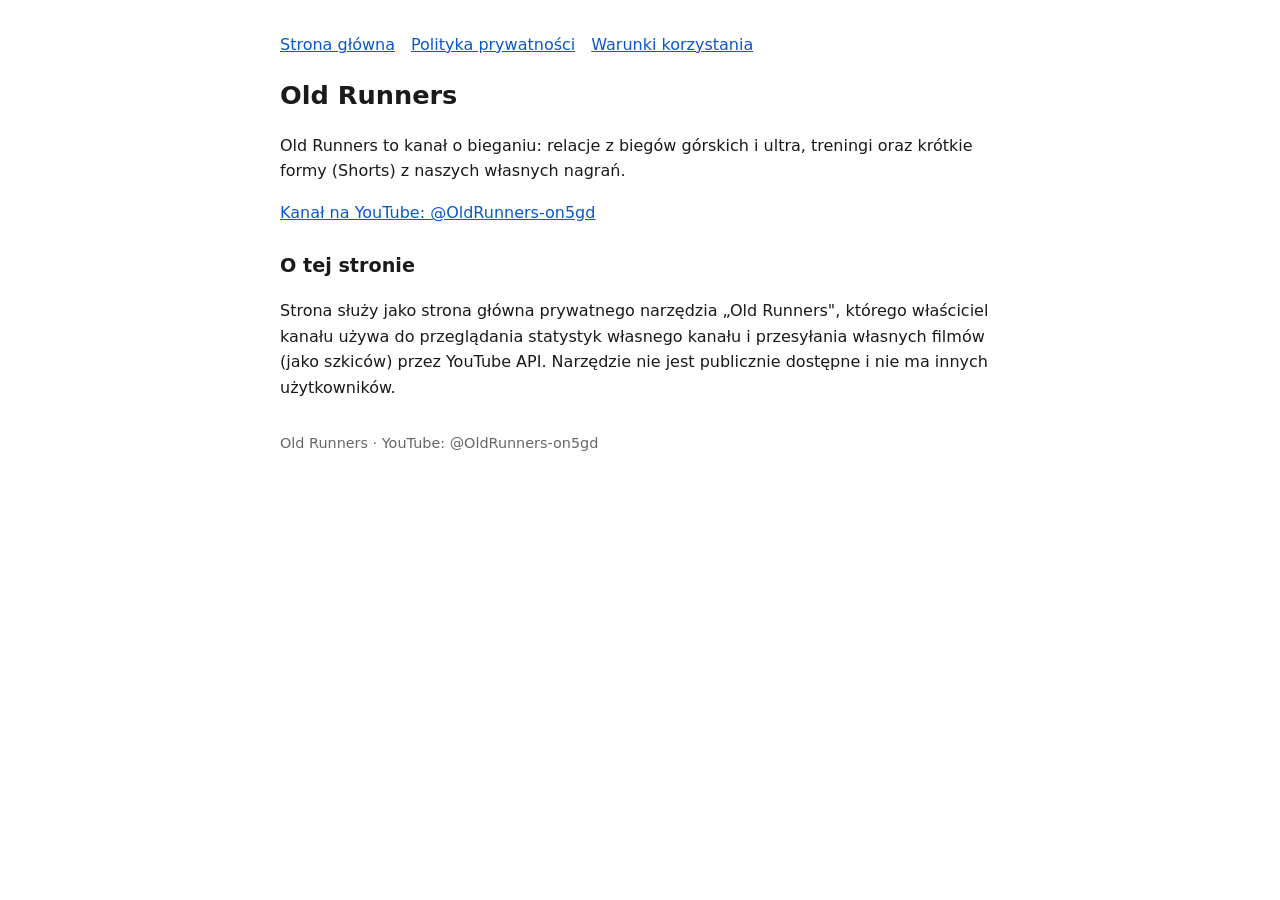
<file: index.html>
<!doctype html><html lang="pl"><head><meta charset="utf-8"><meta name="viewport" content="width=device-width,initial-scale=1"><title>Old Runners</title><link rel="stylesheet" href="style.css"></head><body><nav><a href="index.html">Strona główna</a><a href="privacy.html">Polityka prywatności</a><a href="terms.html">Warunki korzystania</a></nav><h1>Old Runners</h1>
<p>Old Runners to kanał o bieganiu: relacje z biegów górskich i ultra, treningi oraz krótkie formy (Shorts) z naszych własnych nagrań.</p>
<p><a href="https://www.youtube.com/@OldRunners-on5gd">Kanał na YouTube: @OldRunners-on5gd</a></p>
<h2>O tej stronie</h2>
<p>Strona służy jako strona główna prywatnego narzędzia „Old Runners", którego właściciel kanału używa do przeglądania statystyk własnego kanału i przesyłania własnych filmów (jako szkiców) przez YouTube API. Narzędzie nie jest publicznie dostępne i nie ma innych użytkowników.</p>
<footer>Old Runners · YouTube: @OldRunners-on5gd</footer></body></html>
</file>
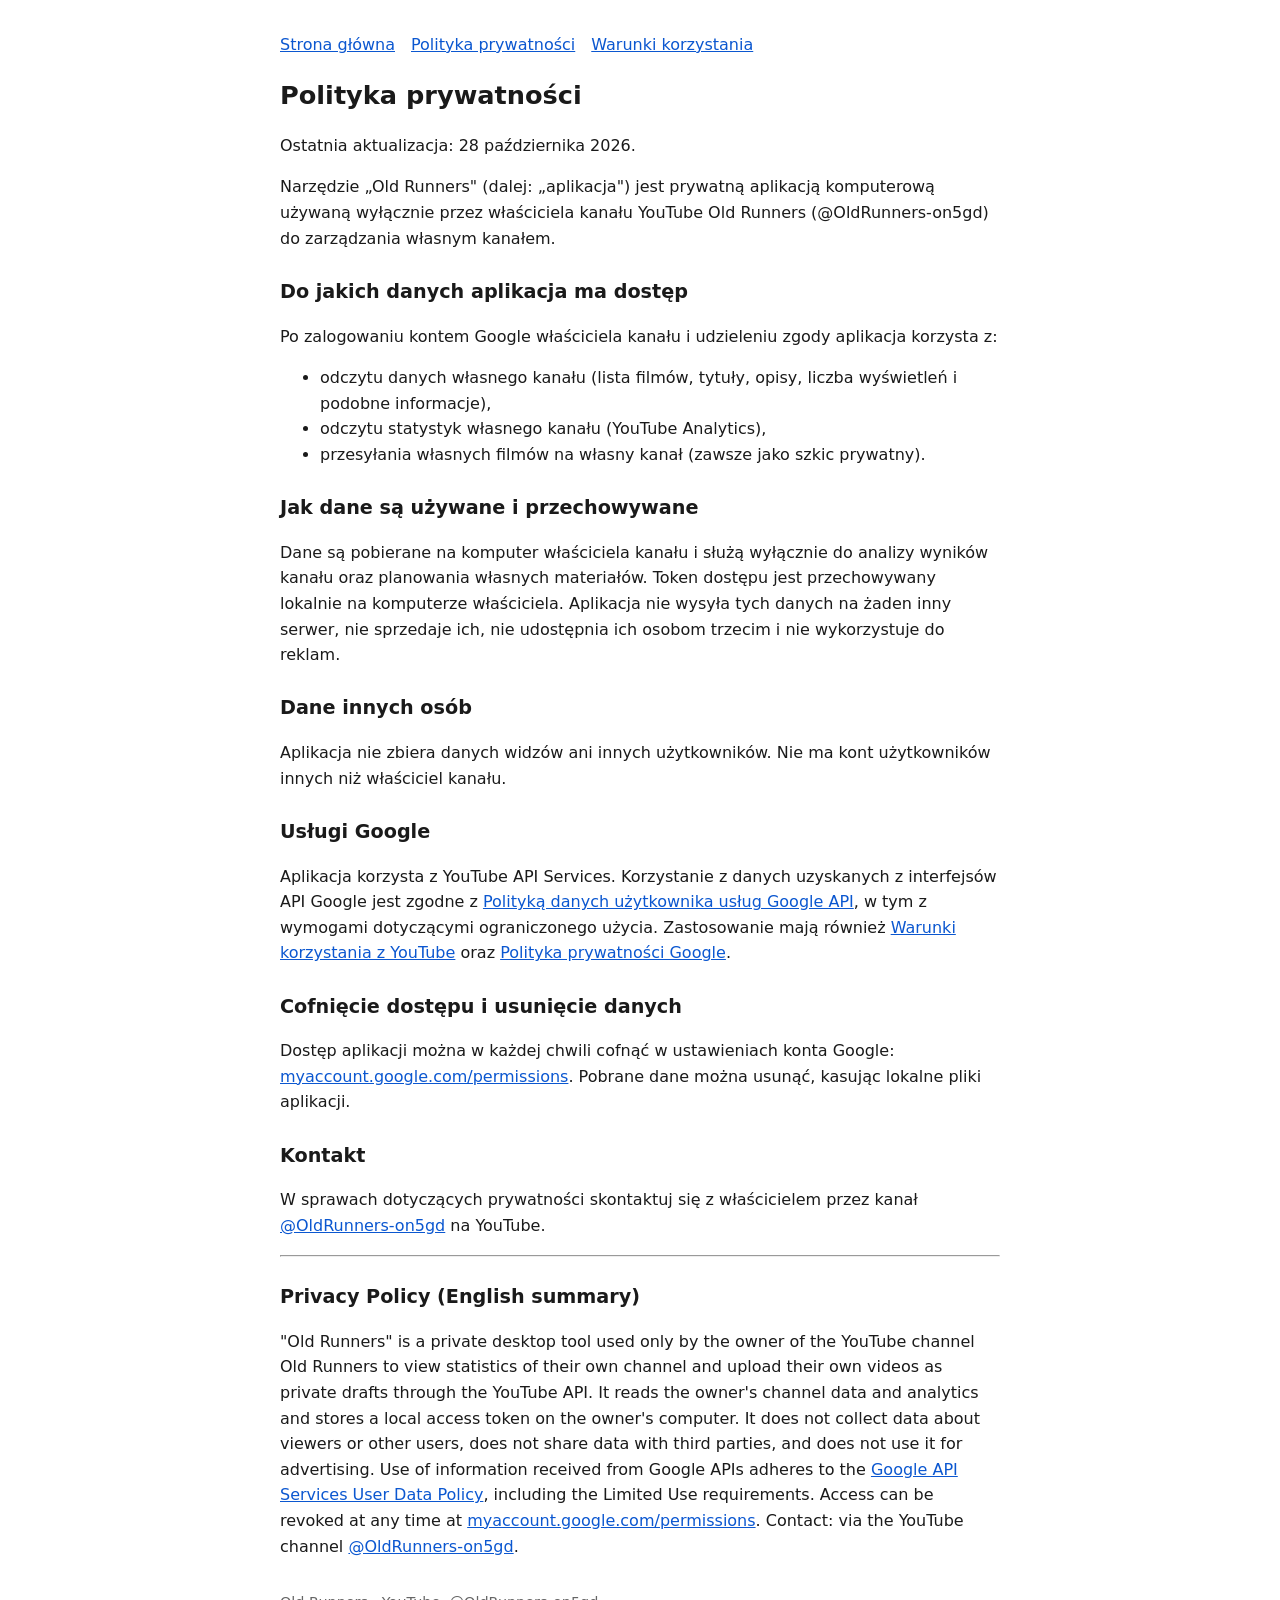
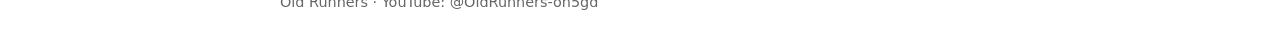
<file: privacy.html>
<!doctype html><html lang="pl"><head><meta charset="utf-8"><meta name="viewport" content="width=device-width,initial-scale=1"><title>Polityka prywatności – Old Runners</title><link rel="stylesheet" href="style.css"></head><body><nav><a href="index.html">Strona główna</a><a href="privacy.html">Polityka prywatności</a><a href="terms.html">Warunki korzystania</a></nav><h1>Polityka prywatności</h1>
<p>Ostatnia aktualizacja: 28 października 2026.</p>
<p>Narzędzie „Old Runners" (dalej: „aplikacja") jest prywatną aplikacją komputerową używaną wyłącznie przez właściciela kanału YouTube Old Runners (@OldRunners-on5gd) do zarządzania własnym kanałem.</p>
<h2>Do jakich danych aplikacja ma dostęp</h2>
<p>Po zalogowaniu kontem Google właściciela kanału i udzieleniu zgody aplikacja korzysta z:</p>
<ul>
<li>odczytu danych własnego kanału (lista filmów, tytuły, opisy, liczba wyświetleń i podobne informacje),</li>
<li>odczytu statystyk własnego kanału (YouTube Analytics),</li>
<li>przesyłania własnych filmów na własny kanał (zawsze jako szkic prywatny).</li>
</ul>
<h2>Jak dane są używane i przechowywane</h2>
<p>Dane są pobierane na komputer właściciela kanału i służą wyłącznie do analizy wyników kanału oraz planowania własnych materiałów. Token dostępu jest przechowywany lokalnie na komputerze właściciela. Aplikacja nie wysyła tych danych na żaden inny serwer, nie sprzedaje ich, nie udostępnia ich osobom trzecim i nie wykorzystuje do reklam.</p>
<h2>Dane innych osób</h2>
<p>Aplikacja nie zbiera danych widzów ani innych użytkowników. Nie ma kont użytkowników innych niż właściciel kanału.</p>
<h2>Usługi Google</h2>
<p>Aplikacja korzysta z YouTube API Services. Korzystanie z danych uzyskanych z interfejsów API Google jest zgodne z <a href="https://developers.google.com/terms/api-services-user-data-policy">Polityką danych użytkownika usług Google API</a>, w tym z wymogami dotyczącymi ograniczonego użycia. Zastosowanie mają również <a href="https://www.youtube.com/t/terms">Warunki korzystania z YouTube</a> oraz <a href="https://policies.google.com/privacy">Polityka prywatności Google</a>.</p>
<h2>Cofnięcie dostępu i usunięcie danych</h2>
<p>Dostęp aplikacji można w każdej chwili cofnąć w ustawieniach konta Google: <a href="https://myaccount.google.com/permissions">myaccount.google.com/permissions</a>. Pobrane dane można usunąć, kasując lokalne pliki aplikacji.</p>
<h2>Kontakt</h2>
<p>W sprawach dotyczących prywatności skontaktuj się z właścicielem przez kanał <a href="https://www.youtube.com/@OldRunners-on5gd">@OldRunners-on5gd</a> na YouTube.</p>
<hr>
<h2>Privacy Policy (English summary)</h2>
<p>"Old Runners" is a private desktop tool used only by the owner of the YouTube channel Old Runners to view statistics of their own channel and upload their own videos as private drafts through the YouTube API. It reads the owner's channel data and analytics and stores a local access token on the owner's computer. It does not collect data about viewers or other users, does not share data with third parties, and does not use it for advertising. Use of information received from Google APIs adheres to the <a href="https://developers.google.com/terms/api-services-user-data-policy">Google API Services User Data Policy</a>, including the Limited Use requirements. Access can be revoked at any time at <a href="https://myaccount.google.com/permissions">myaccount.google.com/permissions</a>. Contact: via the YouTube channel <a href="https://www.youtube.com/@OldRunners-on5gd">@OldRunners-on5gd</a>.</p>
<footer>Old Runners · YouTube: @OldRunners-on5gd</footer></body></html>
</file>
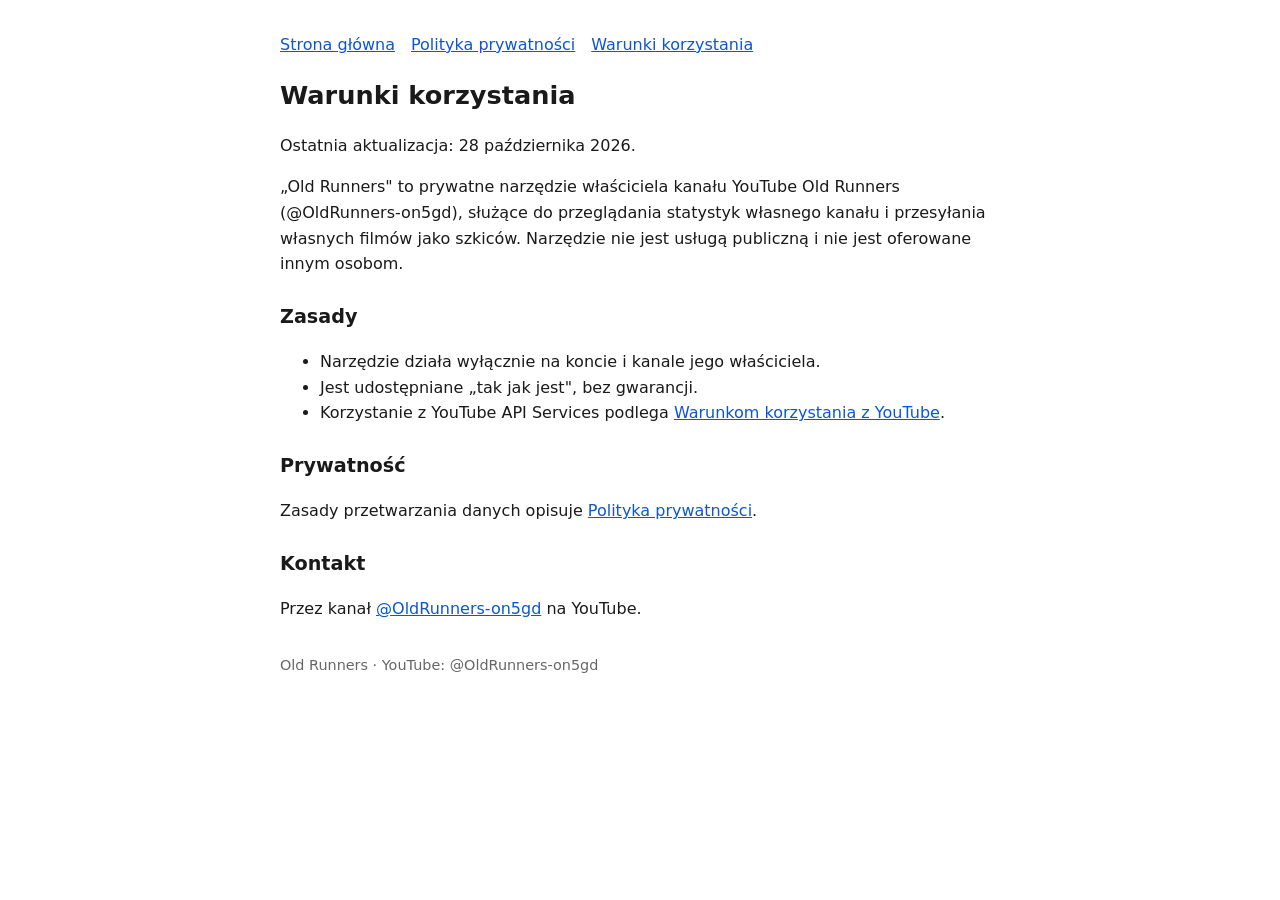
<file: terms.html>
<!doctype html><html lang="pl"><head><meta charset="utf-8"><meta name="viewport" content="width=device-width,initial-scale=1"><title>Warunki korzystania – Old Runners</title><link rel="stylesheet" href="style.css"></head><body><nav><a href="index.html">Strona główna</a><a href="privacy.html">Polityka prywatności</a><a href="terms.html">Warunki korzystania</a></nav><h1>Warunki korzystania</h1>
<p>Ostatnia aktualizacja: 28 października 2026.</p>
<p>„Old Runners" to prywatne narzędzie właściciela kanału YouTube Old Runners (@OldRunners-on5gd), służące do przeglądania statystyk własnego kanału i przesyłania własnych filmów jako szkiców. Narzędzie nie jest usługą publiczną i nie jest oferowane innym osobom.</p>
<h2>Zasady</h2>
<ul>
<li>Narzędzie działa wyłącznie na koncie i kanale jego właściciela.</li>
<li>Jest udostępniane „tak jak jest", bez gwarancji.</li>
<li>Korzystanie z YouTube API Services podlega <a href="https://www.youtube.com/t/terms">Warunkom korzystania z YouTube</a>.</li>
</ul>
<h2>Prywatność</h2>
<p>Zasady przetwarzania danych opisuje <a href="privacy.html">Polityka prywatności</a>.</p>
<h2>Kontakt</h2>
<p>Przez kanał <a href="https://www.youtube.com/@OldRunners-on5gd">@OldRunners-on5gd</a> na YouTube.</p>
<footer>Old Runners · YouTube: @OldRunners-on5gd</footer></body></html>
</file>
<file: style.css>
body{font-family:system-ui,-apple-system,Segoe UI,Roboto,sans-serif;max-width:720px;margin:2rem auto;padding:0 1rem;line-height:1.6;color:#1a1a1a}
h1{font-size:1.6rem}h2{font-size:1.2rem;margin-top:1.6rem}a{color:#0b57d0}nav a{margin-right:1rem}footer{margin-top:2rem;color:#666;font-size:.9rem}
</file>
